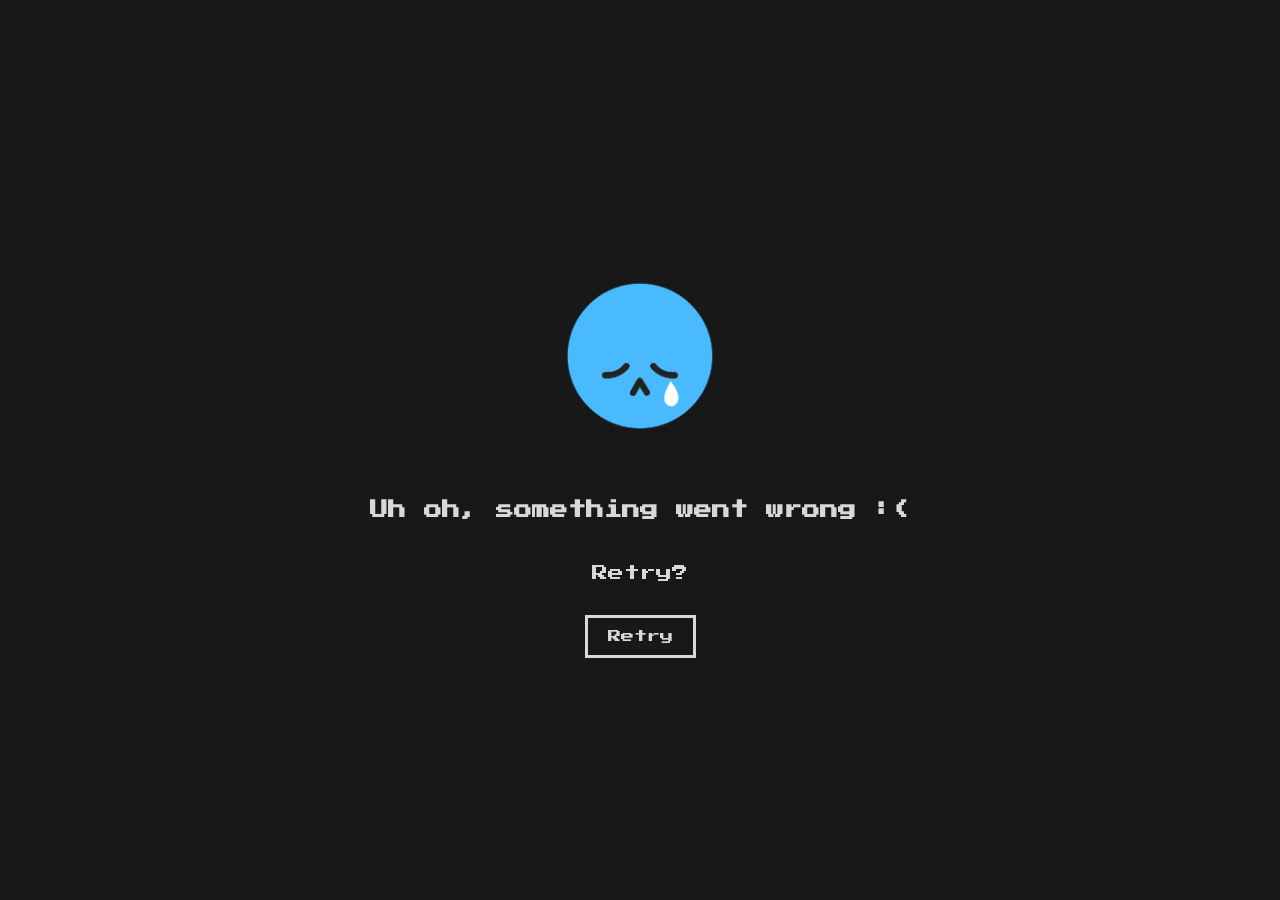
<file: index.html>
<!DOCTYPE html>
<html lang="en">
    <head>
        <title>Happy birthday, silly boy &lt;3</title>

        <link rel="preconnect" href="https://fonts.googleapis.com">
        <link rel="preconnect" href="https://fonts.gstatic.com" crossorigin>
        <link href="https://fonts.googleapis.com/css2?family=Press+Start+2P&display=swap" rel="stylesheet">
        
        <link rel="stylesheet" href="style.css">

        <link rel="prefetch" href="game.html">

        <script src="script.js" defer></script>
    </head>

    <body>
        <main>
             <img src="images/sad.png" alt="Sad face" class="sad-face">

             <h1>Uh oh, something went wrong :(</h1>

             <p>Retry?</p>

             <button class="retry-button">Retry</button>
        </main>
    </body>
</html>
</file>
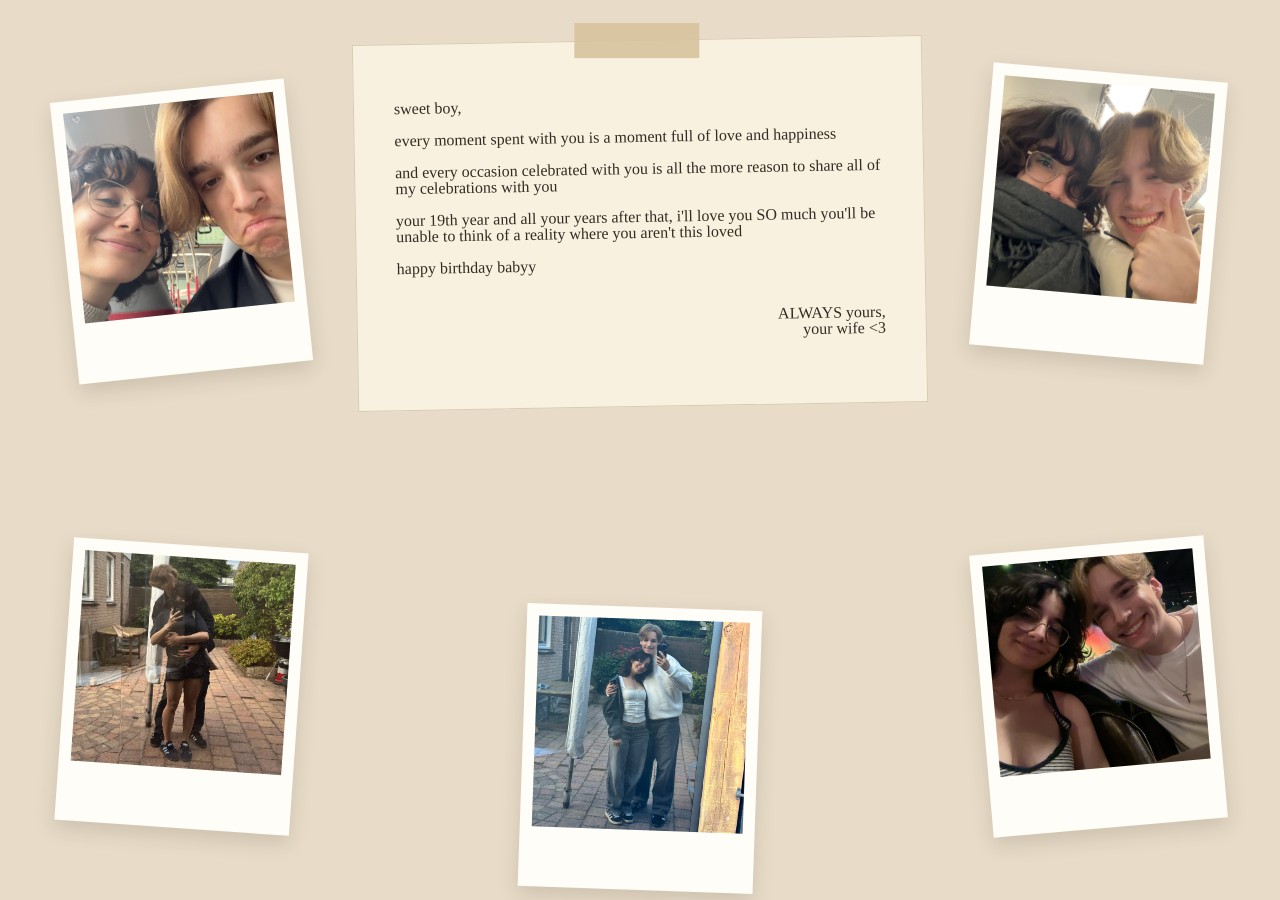
<file: letter.html>
<!DOCTYPE html>
<html lang="en">
    <head>
        <meta charset="UTF-8">
        <meta name="viewport" 
        content="width=device-width, initial-scale=1.0">

        <title>For you &lt;3</title>

        <link rel="stylesheet" href="letter.css">
    </head>

    <body>

        <main class="memory-wall">

        <!-- polaroids -->

        <div class="polaroid polaroid-one">
            <img src="images/photo 1.PNG">
        </div>

        <div class="polaroid polaroid-two">
            <img src="images/photo 2.PNG">
        </div>

        <div class="polaroid polaroid-three">
            <img src="images/photo 3.png">
        </div>

        <div class="polaroid polaroid-four">
            <img src="images/photo 4.PNG">
        </div>

        <div class="polaroid polaroid-five">
            <img src="images/photo 5.png">
        </div>

        <!-- letter -->

        <article class="letter">

            <div class="letter-tape"></div>

            <p>sweet boy,</p>

            <p>every moment spent with you is a moment full of love and happiness</p>
            <p>and every occasion celebrated with you is all the more reason to share all of my celebrations with you</p>
            <p>your 19th year and all your years after that, i'll love you SO much you'll be unable to think of a reality where you aren't this loved</p>

            <p>
                happy birthday babyy
            </p>

            <p class="letter-ending">
                ALWAYS yours,<br>
                your wife &lt;3
            </p>

        </article>

        </main>
    
        <!-- JavaScript -->
        <script src="letter.js"></script>

    </body>
</html>
</file>
<file: style.css>
body {
    margin: 0px;
    background-color: #181818;
    color: #d8d8d8;
    font-family: "Press Start 2P", monospace;
}

main {
    display: flex;
    flex-direction: column;
    align-items: center;
    justify-content: center;
    min-height: 100vh;
    gap: 18px;
}

h1 {
    font-size: large;
    text-align: center;
}

.sad-face {
    width: 200px;
    margin: 14px;
}


.retry-button {
    font-family: inherit;
    padding: 12px 20px;
    border: 3px solid #d8d8d8;
    background-color: #181818;
    color: #d8d8d8;
}

.retry-button:hover {
    background-color: #d8d8d8;
    color: #181818;
    cursor: pointer;
}
</file>
<file: letter.css>
* {
    box-sizing: border-box;
}

body {
    margin: 0;

    min-height: 100vh;

    background: #e8dcc8;

    font-family: Arial, sans-serif;

    overflow-x: hidden;
}


/* memory wall */

.memory-wall {
    position: relative;

    width: 100%;
    max-width: 1200px;
    min-height: 100vh;

    margin: 0 auto;
    padding: 40px 40px;

    display: flex;
    justify-content: center;
    align-items: flex-start;
}


/* letter */

.letter {
    position: relative;
    z-index: 5;

    width: min(570px, 90vw);

    margin-top: 0px;
    padding: 40px 40px 50px;

    background: #f8f1df;

    border: 1px solid #d8cbb3;

    color: #332b24;

    font-family: "Georgia", serif;
    font-size: 16px;
    line-height: 1;

    transform: rotate(-1deg);
}

.letter-tape {
    position: absolute;

    top: -18px;
    left: 50%;

    width: 125px;
    height: 35px;

    background: #d8c49e;

    transform: translateX(-50%) rotate(1deg);

    opacity: 0.9;
}

.letter-ending {
    margin-top: 35px;

    text-align: right;
}


/* polaroids */

.polaroid {
    position: absolute;
    z-index: 3;

    width: 235px;

    padding: 12px 12px 60px;

    background: #fffdf8;

    box-shadow: 0 8px 20px rgba(50, 40, 30, 0.15);
}

.polaroid img {
    display: block;

    width: 100%;
    aspect-ratio: 1 / 1;

    object-fit: cover;
}


/* individual positions */

.polaroid-one {
    left: 2%;
    top: 10%;
    transform: rotate(-6deg);
}

.polaroid-two {
    right: 2%;
    top: 8%;
    transform: rotate(5deg);
}

.polaroid-three {
    left: 2%;
    bottom: 8%;
    transform: rotate(4deg);
}

.polaroid-four {
    right: 2%;
    bottom: 8%;
    transform: rotate(-5deg);
}

.polaroid-five {
    left: 50%;
    bottom: 10px;
    transform: translateX(-50%) rotate(2deg);
}

/* clickable hearts */

.click-heart {
    position: fixed;
    pointer-events: none;
    z-index: 100;

    font-size: 45px;
    color: #b56b6b;

    animation: heart-pop 0.9s ease-out forwards;
}

@keyframes heart-pop {

    0% {
        opacity: 0;
        transform: translate(-50%, 0) scale(0.5) rotate(-10deg);
    }

    15% {
        opacity: 1;
        transform: translate(-50%, -10px) scale(1.2) rotate(10deg);
    }

    30% {
        transform: translate(-50%, -20px) scale(1) rotate(-10deg);
    }

    45% {
        transform: translate(-50%, -30px) scale(1.1) rotate(10deg);
    }

    60% {
        transform: translate(-50%, -40px) scale(1) rotate(-8deg);
    }

    100% {
        opacity: 0;
        transform: translate(-50%, -75px) scale(0.8) rotate(5deg);
    }
}
</file>
